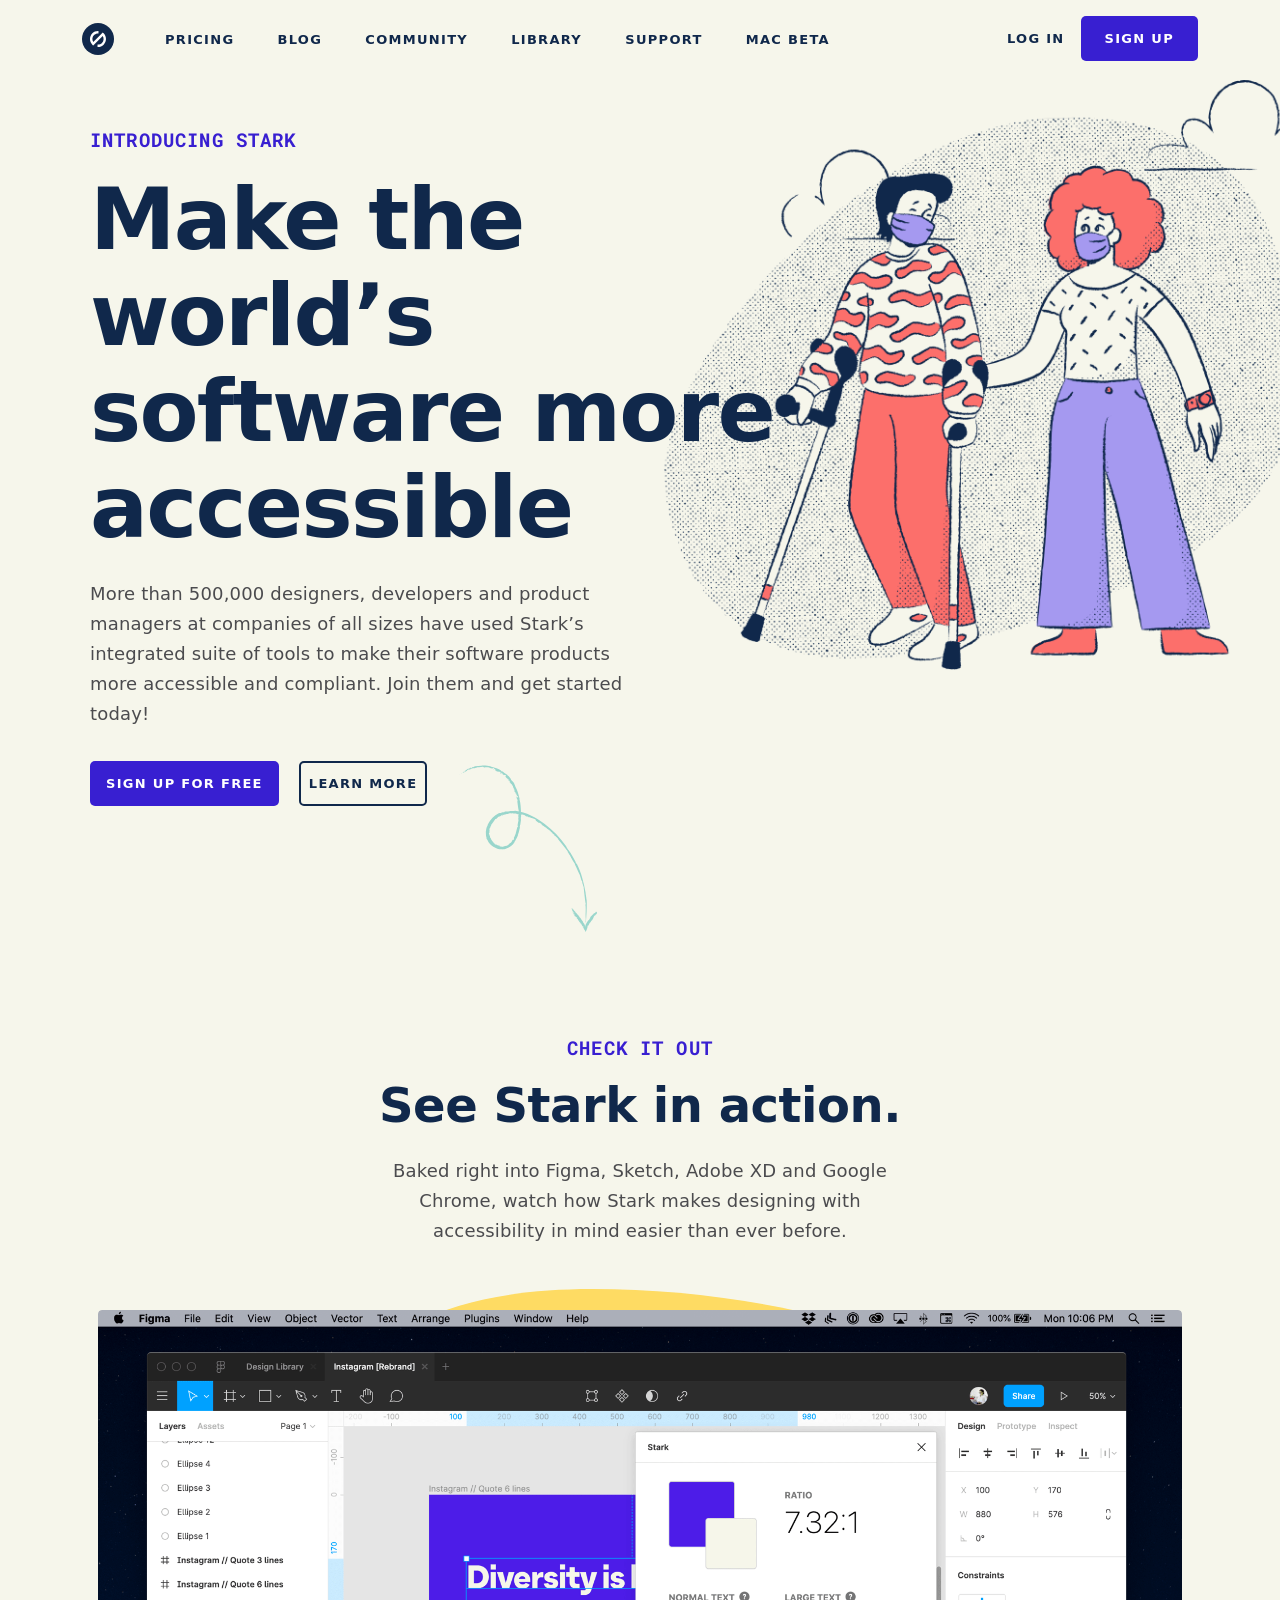
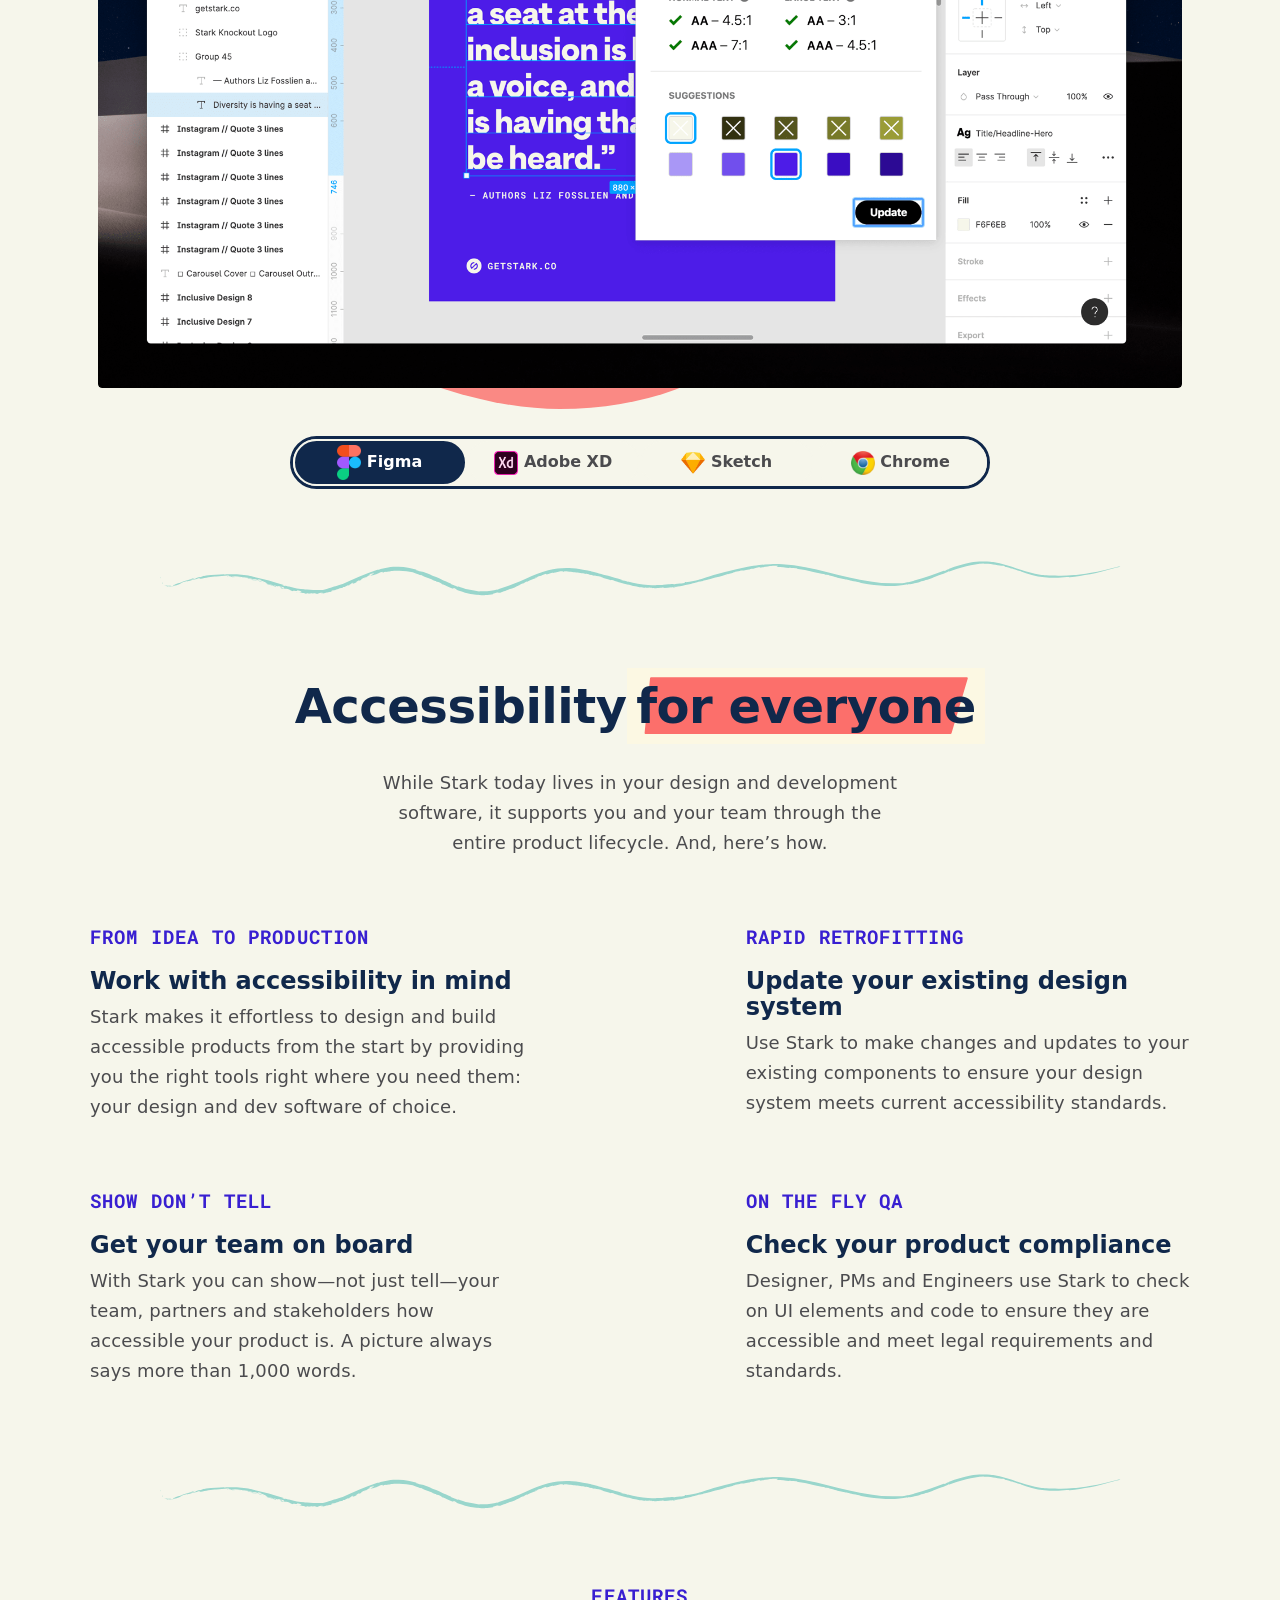
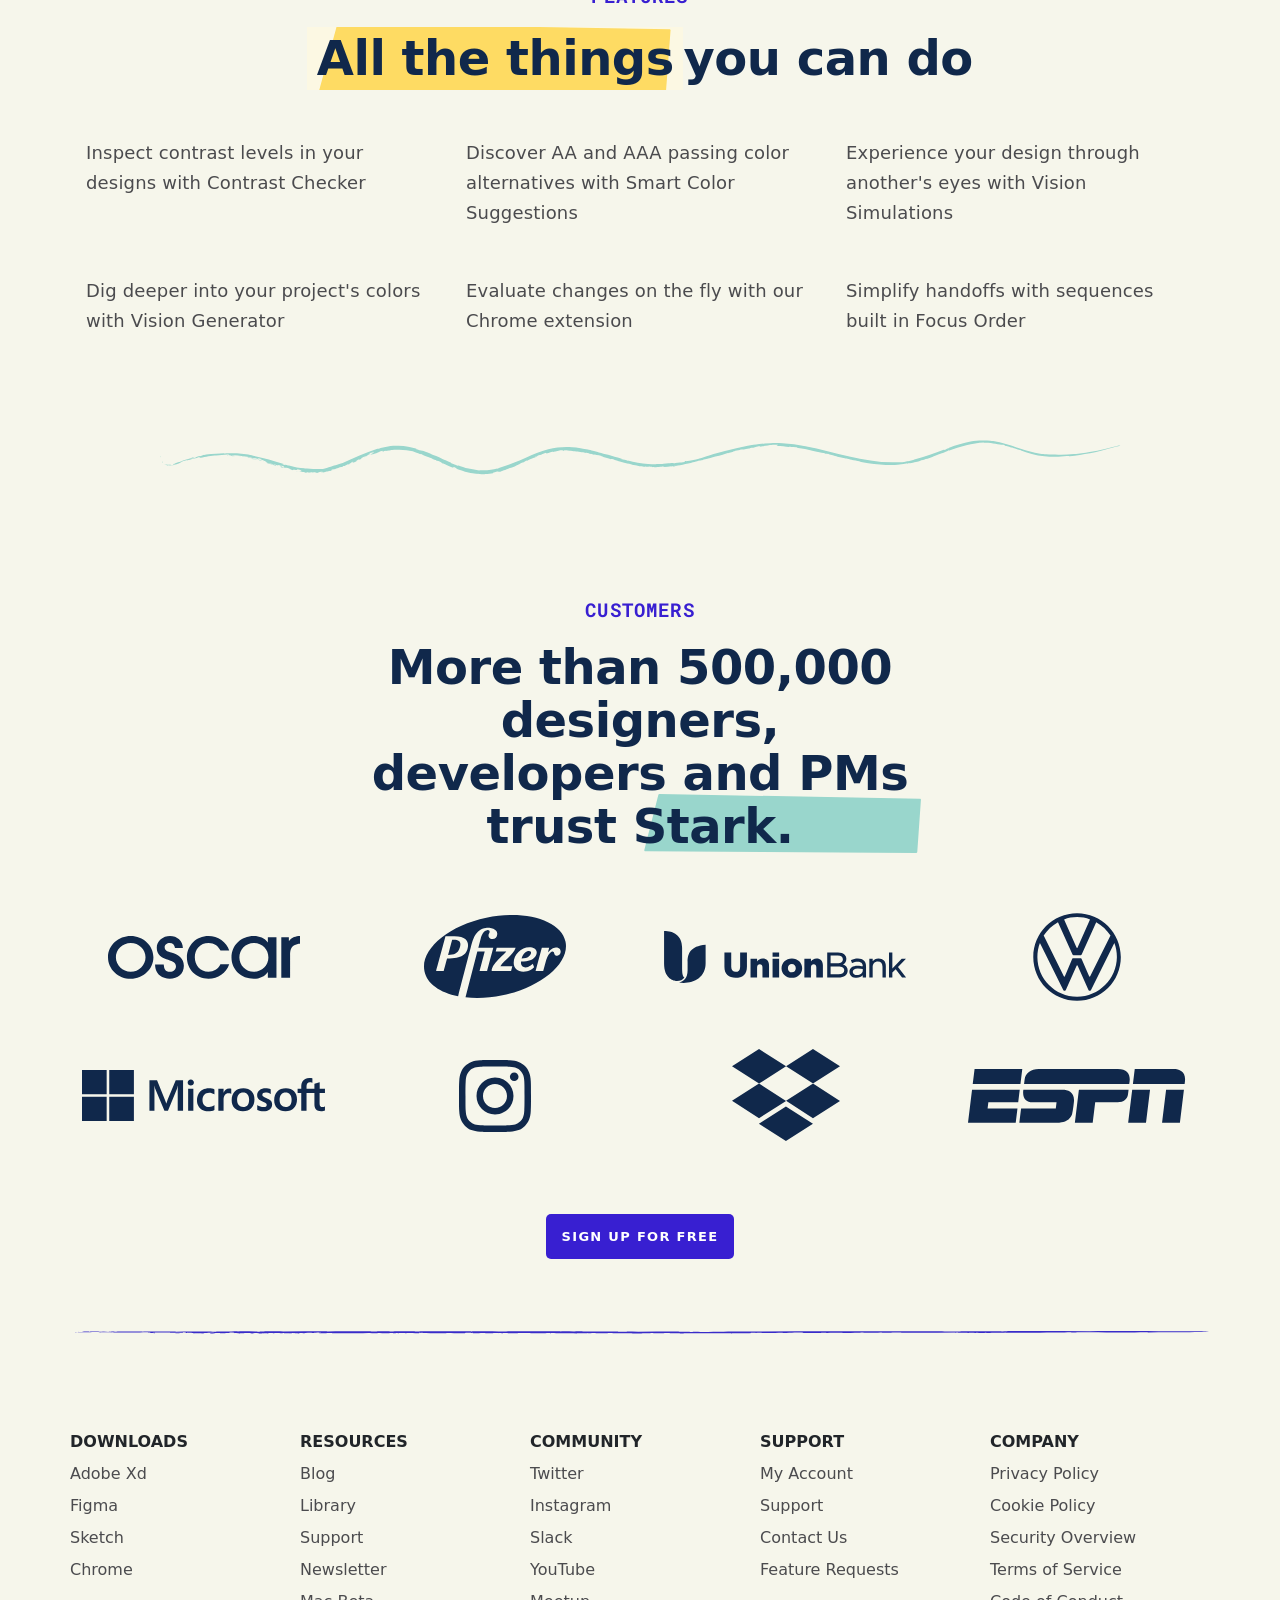
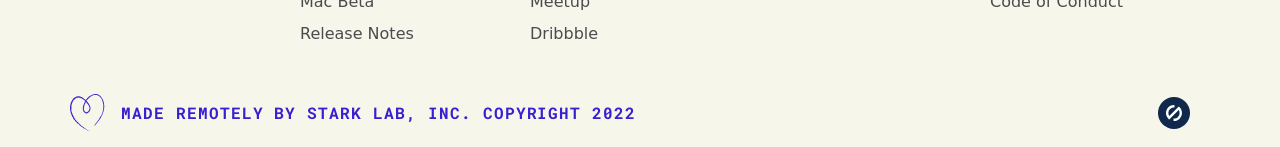
<file: index.html>
<!DOCTYPE html>
<html lang="en">
<head>
    <meta charset="UTF-8">
    <meta http-equiv="X-UA-Compatible" content="IE=edge">
    <meta name="viewport" content="width=device-width, initial-scale=1.0">
    <link rel="shortcut icon" type="image/x-icon" href="./images/logo.ico" />
    <link rel="preload" as="image" href="./images/logo.svg">
    <link rel="preload" as="image" href="./images/figma-action-4.png">
    <link rel="preload" as="image" href="./images/arrow.svg">
    <link rel="preload" as="image" href="./images/line.svg">
    <link rel="preload" as="image" href="./images/line-footer.svg">
    <link rel="preload" as="image" href="./images/circle-1.svg">
    <link rel="preload" as="image" href="./images/skew-1.svg">
    <link rel="preload" as="image" href="./images/skew-2.svg">
    <link rel="preload" as="image" href="./images/skew-3.svg">
    <link rel="preload" as="image" href="./images/heart.svg">
    <!-- Bootsrap 5 -->
    <link href="./styles/bootstrap.min.css" rel="stylesheet">
    <!-- Google fonts -->
    <link rel="preconnect" href="https://fonts.googleapis.com">
    <link rel="preconnect" href="https://fonts.gstatic.com" crossorigin>
    <link
        href="https://fonts.googleapis.com/css2?family=Familjen+Grotesk:wght@400;500;700&family=Roboto+Mono:wght@400;500;700&display=swap"
        rel="stylesheet">

    <!-- css files -->
    <link rel="stylesheet" href="./styles/home.css">
    <title>Stark</title>
</head>
<body>
    <nav class="container-lg py-3">
        <div class="row nav-row">
            <div class="col-1 pe-md-0 d-flex justify-content-start align-items-center">
                <img src="./images/logo.svg" alt="logo" loading="lazy">
            </div>
            <ul class="col-7 m-0 p-md-0 list-inline d-flex justify-content-between align-items-center">
                <li class="list-inline-item m-0">
                    <a href="" class="nav_link">PRICING</a>
                </li>
                <li class="list-inline-item m-0">
                    <a href="" class="nav_link">BLOG</a>
                </li>
                <li class="list-inline-item m-0">
                    <a href="" class="nav_link">COMMUNITY</a>
                </li>
                <li class="list-inline-item m-0">
                    <a href="" class="nav_link">LIBRARY</a>
                </li>
                <li class="list-inline-item m-0">
                    <a href="" class="nav_link">SUPPORT</a>
                </li>
                <li class="list-inline-item m-0">
                    <a href="" class="nav_link">MAC BETA</a>
                </li>
            </ul>
            <div class="col-4 ps-md-0 d-flex align-items-center justify-content-end">
                <a href="" class="nav_link px-3">log in</a>
                <button class="px-4 py-2 button-p nav_link">SIGN UP</button>
            </div>
        </div>
        <div class="nav-mobile row justify-content-between align-items-center">
            <div class="col-2">
                <button class="ham" aria-label="hamburgur" id="ham">
                    <span class="f"></span>
                    <span class="m"></span>
                    <span class="l"></span>
                </button>
            </div>
            <div class="col-8 d-flex justify-content-center align-items-center">
                <img src="./images/logo.svg" alt="logo" width="41.6" loading="lazy">
            </div>
            <div class="col-2 d-flex justify-content-end align-items-center">
                <button class="px-4 py-2 button-p nav_link text-nowrap">SIGN UP</button>
            </div>
        </div>
    </nav>
    <div id="menu" class="menu p-4">
        <ul class="list-unstyled">
            <li class="pb-3">
                <a href="" class="nav_link">PRICING</a>
            </li>
            <li class="pb-3">
                <a href="" class="nav_link">BLOG</a>
            </li>
            <li class="pb-3">
                <a href="" class="nav_link">COMMUNITY</a>
            </li>
            <li class="pb-3">
                <a href="" class="nav_link">LIBRARY</a>
            </li>
            <li class="pb-3">
                <a href="" class="nav_link">SUPPORT</a>
            </li>
            <li class="pb-3">
                <a href="" class="nav_link">MAC BETA</a>
            </li>
            <li>
                <a href="" class="nav_link">log in</a>
            </li>
        </ul>
    </div>
    <!-- ----------------------------------------------------- -->
    <section class="container-lg">
        <div class="row px-2">
            <p class="special mt-5 col-12">INTRODUCING STARK</p>
            <h1 class="col-md-10 col-lg-8">Make the world’s software more accessible</h1>
            <p class="col-md-6 col-10 py-3 pe-0">More than 500,000 designers, developers and product managers at companies of all sizes have used Stark’s integrated
            suite of tools to make their software products more accessible and compliant. Join them and get started today!</p>
        </div>
        <div class="row px-3 flex-ms-nowrap">
            <button class="px-3 py-2 button-p nav_link text-nowrap fit-content ms-1 me-3">Sign up for free</button>
            <button class="px-2 py-2 button-s nav_link text-nowrap fit-content ms-1">Learn more</button>
            <div class="d-sm-block d-none ms-3 position-relative col-2 p-0 arrow-1"></div>
        </div>
        <img src="./images/header-homepage.png" alt="header-homepage" class="d-lg-block d-none position-absolute home-page-img container-lg" loading="lazy">
    </section>
    <!-- ------------------------------------------------------ -->
    <section class="container-lg mt-5">
        <div class="row px-2 justify-content-center">
            <p class="special mt-5 col-12 text-center">CHECK IT OUT</p>
            <h2 class="col-12 text-center">See Stark in action.</h2>
            <p class="col-lg-6 col-md-8 col-sm-10 col-12 text-center pt-3">Baked right into Figma, Sketch, Adobe XD and Google Chrome, watch how Stark makes designing with accessibility in mind
            easier than ever before.</p>
        </div>
        <div class="row rounded overflow-hidden py-5 mx-3 circle">
            <div class="col-12 p-0 rounded overflow-hidden">
                <img src="./images/figma-action-4.png" alt="figma" id="img" class="img-fluid rounded p-0" loading="lazy">
            </div>
        </div>
        <div class="w-100 d-flex justify-content-center">
            <div class="row slider rounded-pill p-0 justify-content-between flex-nowrap m-0" id="slider">
                <button class="rounded-pill py-1 col-3 m-0 border-0 text-nowrap sel" data-img="./images/figma-action-4.png">
                    <img src="./images/hero-figma-active@2x.png" alt="figma" width="24" loading="lazy">
                <span>Figma</span>
            </button>
            <button class="rounded-pill py-1 col-3 m-0 border-0 text-nowrap" data-img="./images/xd-action-1.png">
                <img src="./images/hero-xd-active@2x.png" alt="Adobe XD" width="24" loading="lazy">
                <span>Adobe XD</span>
            </button>
            <button class="rounded-pill py-1 col-3 m-0 border-0 text-nowrap" data-img="./images/sketch-action-2.png">
                <img src="./images/hero-sketch-active@2x.png" alt="Sketch" width="24" loading="lazy">
                <span>Sketch</span>
            </button>
            <button class="rounded-pill py-1 col-3 m-0 border-0 text-nowrap" data-img="./images/chrome-action-1.png">
                <img src="./images/hero-chrome-active@2x.png" alt="Chrome" width="24" loading="lazy">
                <span>Chrome</span>
            </button>
        </div>
    </div>
</section>
        <div class="d-flex w-100 justify-content-center align-items-center my-5 p-4">
            <img src="./images/line.svg" alt="line" height="auto" class="img-fluid" loading="lazy">
        </div>
        <section class="container-lg">
            <div class="row px-2 justify-content-center">
                <h2 class="col-12 text-center flex-wrap d-flex justify-content-center align-items-center">Accessibility <mark class="red d-flex justify-content-center align-items-center text-nowrap">for everyone</mark></h2>
                <p class="col-lg-6 col-md-8 col-sm-10 col-12 text-center pt-3">While Stark today lives in your design and development software, it supports you and your team through the entire
                product lifecycle. And, here’s how.</p>
            </div>
            <div class="row px-2 justify-content-between">
                <div class="col-md-5">
                    <p class="special mt-5 w-100">FROM IDEA TO PRODUCTION</p>
                    <h5>Work with accessibility in mind</h5>
                    <p>Stark makes it effortless to design and build accessible products from the start by providing you the right tools right
                    where you need them: your design and dev software of choice.</p>
                </div>
                <div class="col-md-5">
                    <p class="special mt-5 w-100">RAPID RETROFITTING</p>
                    <h5>Update your existing design system</h5>
                    <p>Use Stark to make changes and updates to your existing components to ensure your design system meets current
                    accessibility standards.</p>
                </div>
                <div class="col-md-5">
                    <p class="special mt-5 w-100">SHOW DON’T TELL</p>
                    <h5>Get your team on board</h5>
                    <p>With Stark you can show—not just tell—your team, partners and stakeholders how accessible your product is. A picture
                    always says more than 1,000 words.</p>
                </div>
                <div class="col-md-5">
                    <p class="special mt-5 w-100">ON THE FLY QA</p>
                    <h5>Check your product compliance</h5>
                    <p>Designer, PMs and Engineers use Stark to check on UI elements and code to ensure they are accessible and meet legal
                    requirements and standards.</p>
                </div>
            </div>
        </section>
        <div class="d-flex w-100 justify-content-center align-items-center my-5 p-4">
            <img src="./images/line.svg" alt="line" height="auto" class="img-fluid" loading="lazy">
        </div>
        <section class="container-lg">
            <div class="row px-2">
                <p class="special text-center col-12">FEATURES</p>
                <h2 class="col-12 text-center flex-wrap d-flex justify-content-center align-items-center">
                    <mark class="yellow d-flex justify-content-center align-items-center text-nowrap">All the things</mark> you can do
                </h2>
            </div>
            <div class="row mt-4">
                <p class="col-sm-4 col-12 text-sm-start text-center p-sm-3 p-4">Inspect contrast levels in your designs with Contrast Checker</p>
                <p class="col-sm-4 col-12 text-sm-start text-center p-sm-3 p-4">Discover AA and AAA passing color alternatives with Smart Color Suggestions</p>
                <p class="col-sm-4 col-12 text-sm-start text-center p-sm-3 p-4">Experience your design through another's eyes with Vision Simulations</p>
                <p class="col-sm-4 col-12 text-sm-start text-center p-sm-3 p-4">Dig deeper into your project's colors with Vision Generator</p>
                <p class="col-sm-4 col-12 text-sm-start text-center p-sm-3 p-4">Evaluate changes on the fly with our Chrome extension</p>
                <p class="col-sm-4 col-12 text-sm-start text-center p-sm-3 p-4">Simplify handoffs with sequences built in Focus Order</p>
            </div>
        </section>
        <div class="d-flex w-100 justify-content-center align-items-center my-5 p-4">
            <img src="./images/line.svg" alt="line" height="auto" class="img-fluid" loading="lazy">
        </div>
        <section class="container-lg">
            <div class="row px-2 justify-content-center">
                <p class="special mt-5 text-center col-12">CUSTOMERS</p>
                <h2 class="text-center col-lg-6 col-md-8 col-sm-10 col-12 skew-blue">More than 500,000 designers, developers and PMs trust Stark.</h2>
            </div>
            <div class="row g-5 mt-1">
                <div class="col-lg-3 col-6 d-flex justify-content-center align-items-center">
                    <img src="./images/oscar.svg" alt="oscar" class="img-fluid" loading="lazy">
                </div>
                <div class="col-lg-3 col-6 d-flex justify-content-center align-items-center">
                    <img src="./images/pfizer.svg" alt="pfizer" class="img-fluid" loading="lazy">
                </div>
                <div class="col-lg-3 col-6 d-flex justify-content-center align-items-center">
                    <img src="./images/union-bank.svg" alt="union-bank" class="img-fluid" loading="lazy">
                </div>
                <div class="col-lg-3 col-6 d-flex justify-content-center align-items-center">
                    <img src="./images/car.svg" alt="car" class="img-fluid" loading="lazy">
                </div>
                <div class="col-lg-3 col-6 d-flex justify-content-center align-items-center">
                    <img src="./images/microsoft.svg" alt="microsoft" class="img-fluid" loading="lazy">
                </div>
                <div class="col-lg-3 col-6 d-flex justify-content-center align-items-center">
                    <img src="./images/istegram.svg" alt="istegram" class="img-fluid" loading="lazy">
                </div>
                <div class="col-lg-3 col-6 d-flex justify-content-center align-items-center">
                    <img src="./images/drop-box.svg" alt="drop-box" class="img-fluid" loading="lazy">
                </div>
                <div class="col-lg-3 col-6 d-flex justify-content-center align-items-center">
                    <img src="./images/espn.svg" alt="espn" class="img-fluid" loading="lazy">
                </div>
            </div>
            <div class="row justify-content-center my-5">
                <button class="my-4 px-3 py-2 button-p nav_link text-nowrap fit-content">Sign up for free</button>
            </div>
        </section>
        <footer class="container-lg px-lg-0 px-4">
            <div class="row">
                <img src="./images/line-footer.svg" alt="line" class="col-12" loading="lazy">
            </div>
            <div class="footer-row pt-5 mt-5">
                <div>
                    <span class="text-dark fw-bold">DOWNLOADS</span>
                    <ul class="list-unstyled m-0">
                        <li class="pt-2">
                            <a href="" class="footer-link">Adobe Xd</a>
                        </li>
                        <li class="pt-2">
                            <a href="" class="footer-link">Figma</a>
                        </li>
                        <li class="pt-2">
                            <a href="" class="footer-link">Sketch</a>
                        </li>
                        <li class="pt-2">
                            <a href="" class="footer-link">Chrome</a>
                        </li>
                    </ul>
                </div>
                <div>
                    <span class="text-dark fw-bold">RESOURCES</span>
                    <ul class="list-unstyled m-0">
                        <li class="pt-2">
                            <a href="" class="footer-link">Blog</a>
                        </li>
                        <li class="pt-2">
                            <a href="" class="footer-link">Library</a>
                        </li>
                        <li class="pt-2">
                            <a href="" class="footer-link">Support</a>
                        </li>
                        <li class="pt-2">
                            <a href="" class="footer-link">Newsletter</a>
                        </li>
                        <li class="pt-2">
                            <a href="" class="footer-link">Mac Beta</a>
                        </li>
                        <li class="pt-2">
                            <a href="" class="footer-link">Release Notes</a>
                        </li>
                    </ul>
                </div>
                <div>
                    <span class="text-dark fw-bold">COMMUNITY</span>
                    <ul class="list-unstyled m-0">
                        <li class="pt-2">
                            <a href="" class="footer-link">Twitter</a>
                        </li>
                        <li class="pt-2">
                            <a href="" class="footer-link">Instagram</a>
                        </li>
                        <li class="pt-2">
                            <a href="" class="footer-link">Slack</a>
                        </li>
                        <li class="pt-2">
                            <a href="" class="footer-link">YouTube</a>
                        </li>
                        <li class="pt-2">
                            <a href="" class="footer-link">Meetup</a>
                        </li>
                        <li class="pt-2">
                            <a href="" class="footer-link">Dribbble</a>
                        </li>
                    </ul>
                </div>
                <div>
                    <span class="text-dark fw-bold">SUPPORT</span>
                    <ul class="list-unstyled m-0">
                        <li class="pt-2">
                            <a href="" class="footer-link">My Account</a>
                        </li>
                        <li class="pt-2">
                            <a href="" class="footer-link">Support</a>
                        </li>
                        <li class="pt-2">
                            <a href="" class="footer-link">Contact Us</a>
                        </li>
                        <li class="pt-2">
                            <a href="" class="footer-link">Feature Requests</a>
                        </li>
                    </ul>
                </div>
                <div>
                    <span class="text-dark fw-bold">COMPANY</span>
                    <ul class="list-unstyled m-0">
                        <li class="pt-2">
                            <a href="" class="footer-link">Privacy Policy</a>
                        </li>
                        <li class="pt-2">
                            <a href="" class="footer-link">Cookie Policy</a>
                        </li>
                        <li class="pt-2">
                            <a href="" class="footer-link">Security Overview</a>
                        </li>
                        <li class="pt-2">
                            <a href="" class="footer-link">Terms of Service</a>
                        </li>
                        <li class="pt-2">
                            <a href="" class="footer-link">Code of Conduct</a>
                        </li>
                    </ul>
                </div>
            </div>
            <div class="row flex-nowrap">
                <div class="d-flex col-sm-11 col-10 mt-5 mb-3 align-items-center flex-nowrap">
                    <img src="./images/heart.svg" alt="heart" class="img-fluid" loading="lazy">
                    <p  class="special m-0 ps-3 fs-6">MADE REMOTELY BY STARK LAB, INC. COPYRIGHT 2022</p>
                </div>
                <div class="col-sm-1 col-2 d-flex align-items-center justify-content-center mt-5 mb-3">
                    <img src="./images/logo.svg" alt="logo" class="img-fluid" loading="lazy">
                </div>
            </div>
        </footer>
    <script src="./main.js"></script>
</body>
</html>
</file>
<file: styles/home.css>
* {
    /* font-family: 'ArminGrotesk', 'ArminGroteskBlack', 'ArminGroteskSemiBold', sans-serif; */
    padding: 0;
    margin: 0;
}

:root {
    --color-type-gray: #4b4b4e;
    --color-type-purple: #381fd1;
    --color-type-blue: #10284b;
    --button-primary: #381fd1;
    --button-hover: #7e6de9;
    --body: #f6f6eb;
    --yellow: #fedb63;
}

body {
    background-color: var(--body);
}

body,
html {
    overflow-x: hidden !important;
    position: relative !important;
}

::selection {
    background-color: var(--color-type-purple);
    color: white;
}

h1,
h2,
h3,
h4,
h5,
h6 {
    color: var(--color-type-blue);
    font-weight: 900;
}

h1 {
    font-size: 5.375rem;
    letter-spacing: -.02em;
    line-height: 96px;
}

h2 {
    font-size: 3rem;
    letter-spacing: -.01em;
    line-height: 53px;
}

h5 {
    font-size: 1.5rem;
    font-weight: 900;
    line-height: 26px;
}

.nav_link {
    text-transform: uppercase;
    font-size: 13px;
    font-weight: 700;
    letter-spacing: 0.1em;
}

a {
    text-decoration: none;
    color: var(--color-type-blue);
    transition: all 0.4s ease;
}

a:hover {
    color: var(--color-type-purple);
}

.button-p {
    border-radius: 5px;
    background-color: var(--button-primary);
    color: white;
    transition: all 0.4s ease;
    border: none;
    height: 45px;
}

.button-s {
    border-radius: 5px;
    transition: all 0.4s ease;
    color: var(--color-type-blue);
    border: 2px solid var(--color-type-blue);
    background-color: transparent;
    height: 45px;
}

.button-p:hover {
    background-color: var(--button-hover);
}

.button-s:hover {
    background-color: var(--color-type-blue);
    color: white;
}

.nav-row {
    display: flex;
}

.nav-mobile {
    display: none;
}

.ham {
    background-color: #edede0;
    width: 33px;
    height: 33px;
    border-radius: 50%;
    border: none;
    display: flex;
    align-items: center;
    flex: wrap;
    line-height: 2px;
    justify-content: center;
}

.ham span {
    background-color: var(--color-type-blue);
    width: 18px;
    height: 2px;
    display: block;
    position: absolute;
    border-radius: 128px;
    transition: all 0.4s ease;
}

.ham .f {
    margin-bottom: 12px;
}

.ham .l {
    margin-top: 12px;
}

.rotate-45 {
    margin: 0 !important;
    transform: rotate(45deg);
}

.rotate--45 {
    margin: 0 !important;
    transform: rotate(-45deg);
}

.menu {
    background-color: var(--body);
    border-top: 1px solid #e5e5e6;
    position: absolute;
    left: -100%;
    width: 100%;
    transition: all 0.3s cubic-bezier(.33, 1, .68, 1);
    display: none;
}

.open-menu {
    left: 0%;
}

.special {
    font-family: 'Roboto Mono', monospace;
    font-weight: 700;
    font-size: 1.2rem;
    text-transform: uppercase;
    letter-spacing: .06em;
    color: var(--color-type-purple);
}

p {
    color: var(--color-type-gray);
    letter-spacing: .01em;
    line-height: 30px;
    font-size: 1.125rem;
    font-weight: 500;
}

.arrow-1 {
    background-image: url("../images/arrow.svg");
    width: 139px;
    height: 176px;
    background-position: center;
    background-size: 139px 176px;
    background-repeat: no-repeat;
    left: 16px;
}

.home-page-img {
    right: -50px;
    top: 80px;
    width: 690px;
    z-index: -1;
}

.circle {
    background-image: url("../images/circle-1.svg");
    background-position: center;
    background-size: contain;
    background-repeat: no-repeat;
}

.slider {
    border: 3px solid var(--color-type-blue);
    width: 700px;
    margin-left: 50% auto !important;
}

.slider button {
    background-color: transparent;
    color: #4b4b4e;
    font-weight: 700;
    border: 2px solid #f6f6eb !important;
}

.slider button:focus,
.sel {
    background-color: var(--color-type-blue) !important;
    color: white !important;
}

mark.red {
    display: block;
    width: fit-content;
    height: 76px;
    background-image: url("../images/skew-1.svg");
    background-size: 100%;
    background-position: center;
    background-repeat: no-repeat;
    color: var(--color-type-blue);
}

mark.yellow {
    display: block;
    width: fit-content;
    height: 63px;
    background-image: url("../images/skew-2.svg");
    background-size: 100%;
    background-position: center;
    background-repeat: no-repeat;
    color: var(--color-type-blue);
}

.skew-blue {
    background-image: url("../images/skew-3.svg");
    background-repeat: no-repeat;
    background-position: right bottom;
}

.footer-row {
    display: grid;
    grid-template-columns: repeat(5, 1fr);
    column-gap: 10px;
    row-gap: 30px;
}

.footer-link {
    color: var(--color-type-gray);
}

.footer-link:hover {
    text-decoration: underline;
    color: var(--color-type-gray);
}

.fit-content {
    width: fit-content !important;
}

@media (max-width: 1150px) {
    .home-page-img {
        right: -150px
    }
}

@media (max-width: 992px) {
    .footer-row {
        grid-template-columns: repeat(4, 1fr);
    }
}

@media (max-width: 840px) {
    .nav-row {
        display: none;
    }

    .nav-mobile {
        display: flex;
    }

    .menu {
        display: block;
    }
}

@media (max-width: 748px) {
    .slider {
        width: 80%;
    }

    .slider button span {
        display: none;
    }
}

@media (max-width: 600px) {
    h1 {
        font-size: 3rem;
        line-height: 54px;
    }

    h2 {
        font-size: 2rem;
        line-height: 35px;
    }

    h5 {
        font-size: 1.5rem;
    }

    .footer-row {
        grid-template-columns: repeat(3, 1fr);
    }
}

@media (max-width: 460px) {
    .footer-row {
        grid-template-columns: repeat(2, 1fr);
    }
}

@media (max-width: 300px) {
    .footer-row {
        grid-template-columns: repeat(1, 1fr);
    }
}
</file>
